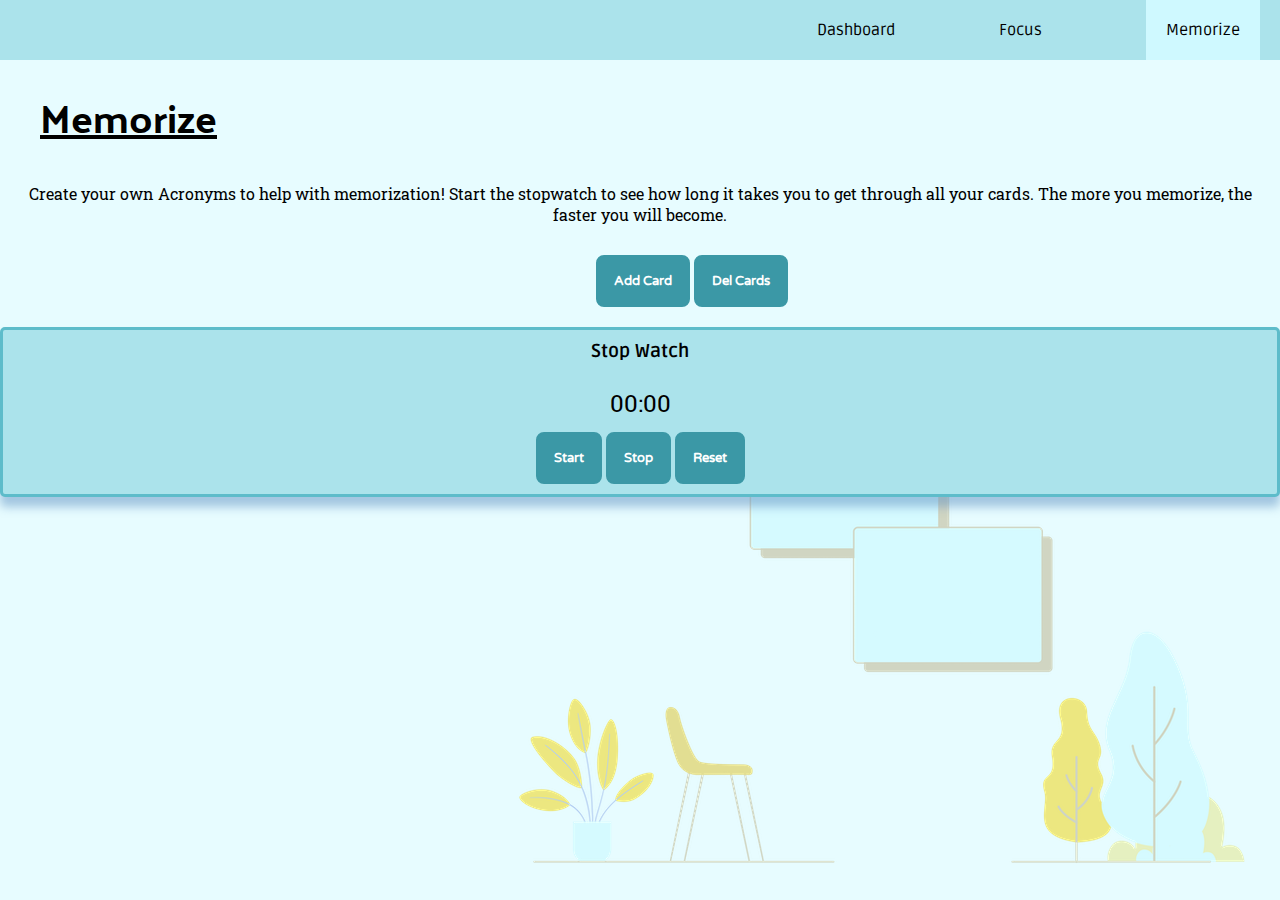
<file: flashcards.html>
<!DOCTYPE html>
<html lang="en">
<head>
  <meta charset="UTF-8">
  <meta name="viewport" content="width=device-width, initial-scale=1.0">
  <link rel="shortcut icon" type="image/png" href="flashcard.png" />
  <link rel="stylesheet" href="https://cdnjs.cloudflare.com/ajax/libs/font-awesome/6.1.1/css/all.min.css">
  <link rel="stylesheet" href="style.css">
  <title>Flashcards</title>
</head>
<body>
  
  <div class="container-flashcards">
    <nav>
        <ul>
            <li><a href="index.html">Dashboard</a></li>
            <li><a href="focus.html">Focus</a></li>
            <li><a class="current" href="flashcards.html">Memorize</a></li>
        </ul>
    </nav>
    <h1>Memorize</h1>
    <p>Create your own Acronyms to help with memorization! Start the stopwatch to see how long it takes you to get through all your cards. The more you memorize, the faster you will become.</p>
          <div class="newCards">
            <button id="show_card_box">Add Card</button>
            <button id="delete_cards">Del Cards</button>
          </div>

        <div class="stopwatch">
          <div class="stopwatch-title"> 
            <h3>Stop Watch</h3>
          </div>
          <div class="stopwatch-timer">
          <p id="time"><span id="second">00</span>:<span id="tens">00</span></p>
          </div>
    
          <div class="stopwatch-buttons">
            <button id="btn-start">Start</button>
            <button id="btn-stop">Stop</button>
            <button id="btn-reset">Reset</button>
          </div>
        </div>
    
    <section>
      <div class="container">
        <div id="create_card">
          <h2>Create Acronym</h2>
          <label for="acronym">Acronym</label>
          <textarea id="acronym" maxlength="280"></textarea>
          <label for="answer" maxlength="280">Answer</label>
          <br>
          <textarea id="answer"></textarea>
          <div>
            <button id="save_card">Save</button> 
            <button id="close_card_box">Close</button>
          </div>
        </div>
      </div>
    </section>

    <section>
      <div class="container">
        <div id="flashcards"></div>
      </div>
    </section>

  </div>
  
  <script src="stopwatch.js"></script>
  <script src="flashcards.js"></script>
</body>
</html>
</file>
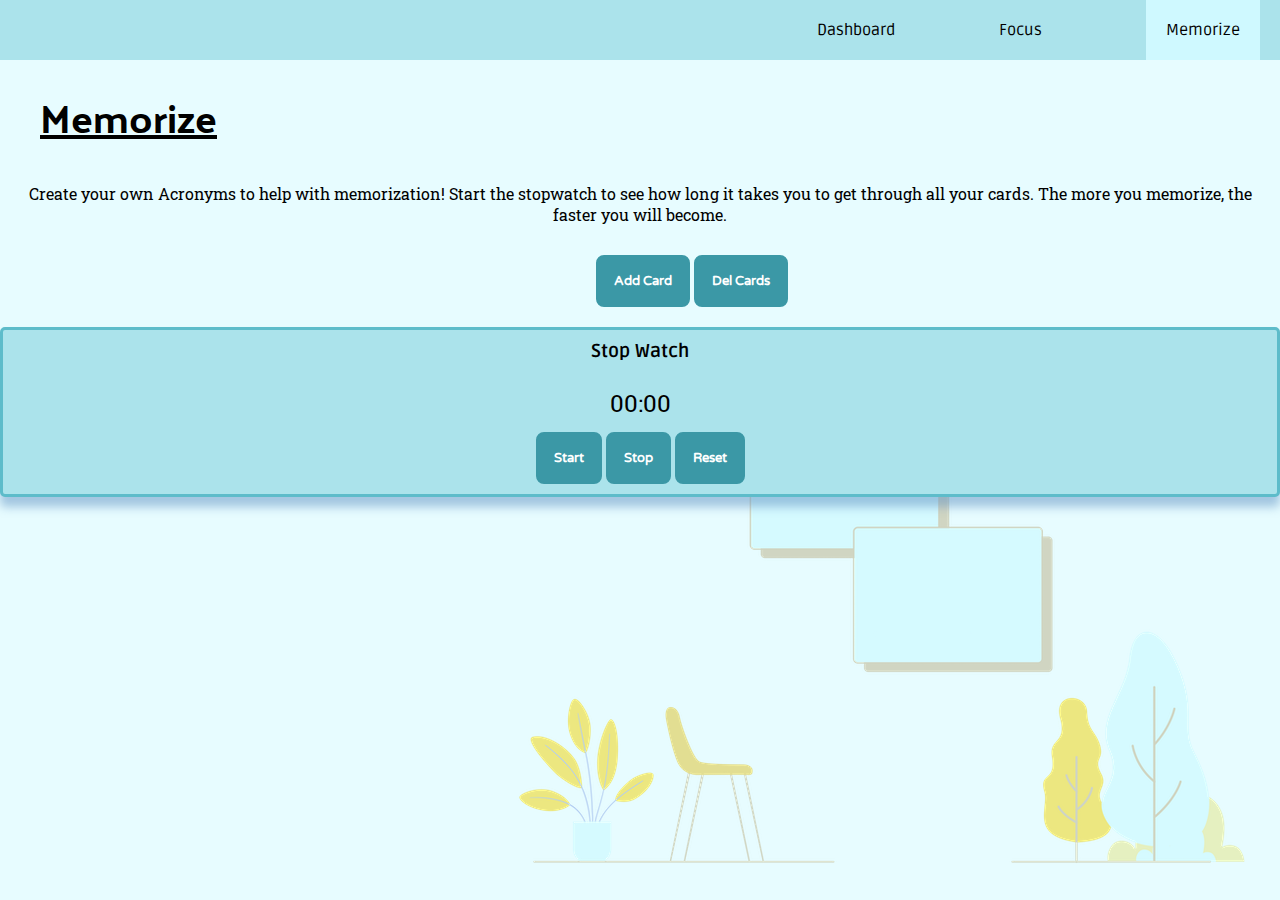
<file: memorize.html>
<!DOCTYPE html>
<html lang="en">
<head>
  <meta charset="UTF-8">
  <meta name="viewport" content="width=device-width, initial-scale=1.0">
  <link rel="shortcut icon" type="image/png" href="flashcard.png" />
  <link rel="stylesheet" href="https://cdnjs.cloudflare.com/ajax/libs/font-awesome/6.1.1/css/all.min.css">
  <link rel="icon" type="image/x-icon" href="/images/favicon.ico">
  <link rel="stylesheet" href="style.css">
  <title>Flashcards</title>
</head>
<body>
  
  <div class="container-flashcards">
    <nav>
        <ul>
            <li><a href="index.html">Dashboard</a></li>
            <li><a href="focus.html">Focus</a></li>
            <li><a class="current" href="memorize.html">Memorize</a></li>
        </ul>
    </nav>
    <h1>Memorize</h1>
    <p>Create your own Acronyms to help with memorization! Start the stopwatch to see how long it takes you to get through all your cards. The more you memorize, the faster you will become.</p>
          <div class="newCards">
            <button id="show_card_box">Add Card</button>
            <button id="delete_cards">Del Cards</button>
          </div>

        <div class="stopwatch">
          <div class="stopwatch-title"> 
            <h3>Stop Watch</h3>
          </div>
          <div class="stopwatch-timer">
          <p id="time"><span id="second">00</span>:<span id="tens">00</span></p>
          </div>
    
          <div class="stopwatch-buttons">
            <button id="btn-start">Start</button>
            <button id="btn-stop">Stop</button>
            <button id="btn-reset">Reset</button>
          </div>
        </div>
    
    <section>
      <div class="container">
        <div id="create_card">
          <h2>Create Acronym</h2>
          <label for="acronym">Acronym</label>
          <textarea id="acronym" maxlength="280"></textarea>
          <label for="answer" maxlength="280">Answer</label>
          <br>
          <textarea id="answer"></textarea>
          <div>
            <button id="save_card">Save</button> 
            <button id="close_card_box">Close</button>
          </div>
        </div>
      </div>
    </section>

    <section>
      <div class="container">
        <div id="flashcards"></div>
      </div>
    </section>

  </div>
  
  <script src="stopwatch.js"></script>
  <script src="flashcards.js"></script>
</body>
</html>
</file>
<file: style.css>
@import url('https://fonts.googleapis.com/css2?family=Ruda&display=swap');
@import url('https://fonts.googleapis.com/css2?family=Roboto:ital,wght@1,100&display=swap');
@import url('https://fonts.googleapis.com/css2?family=Roboto+Slab:wght@500;700&display=swap');
@import url('https://fonts.googleapis.com/css2?family=Varela+Round&display=swap');
@import url('https://fonts.googleapis.com/css2?family=Palanquin:wght@600&display=swap');
*{
  margin: 0;
  padding: 0;
  box-sizing: border-box;
}

body {
  background-color: #fff;
  color: #000;
  font-family: 'Ruda', sans-serif;
  bottom: 0;
}

p {
  font-family: 'Roboto Slab', serif;
  font-size: 16px;

}

h1 {
  font-family: 'Palanquin', sans-serif;
  font-size: 2.5rem;
  margin-left: 20px;
  padding: 20px;
  text-decoration: underline;
}

nav {
  background-color: #ABE3EB;
  margin-left: 0;
  padding: 0;
  
}
nav ul {
    list-style-type: none;
    text-decoration: none;
    text-align: right;
    padding: 20px;
    word-spacing: 100px;
    font-family: 'Ruda', sans-serif;
  }

nav li {  
    display: inline;
    font-size: 16px;
    
  }

nav a {
  text-decoration: none;
  color: #000;
}

nav a:hover {
  text-decoration: underline;
  color: #F1C221;
}

nav .current {
  background-color: #CFF9FF;
  padding: 20px;
}




/*css for pomodoro */

.container-focus {
  background-color: #E7FCFF;
  height: 100%;
  height: 100vh;
  width: 100%;
  position: absolute;
  align-items: center;
  justify-content: center;
  background-image: url('clouds.png');
  background-repeat: no-repeat;
  background-attachment: fixed;
  background-position: bottom left;
}

.container-focus p {
  margin-left: 45px;
}

.focus-area {
  display: flex;
  justify-content: center;
  align-items: center;
  flex-direction: column;
  height: 80%;
  width: 100%;
  position: absolute;

}



.study-area {
  background-color: #ABE3EB;
  border: solid 1px #ABE3EB;
  border-radius: 15px;
  box-shadow: 0 20px 20px 0 rgba(95, 146, 195, 0.5);
  padding: 1.5rem;
  height: 40%;
}

button {
  font-family: 'Varela Round', sans-serif;
  font-weight: 900;
  padding: 1rem;
  border: 2px solid #3B98A6;
  background-color: #3B98A6;
  color: #fff;
  border-radius: 8px;
  cursor: pointer;
 
}
.timer {
  font-family: Arial, Helvetica, sans-serif;
  font-size: 3rem;
  top: 40%;
  left: 50%;
  padding: 20px;
}


/*styling for music play*/

/* background-image: linear-gradient(0deg, #ABE3EB 23%,  #1EBDD3  92% ); */

.music-container {
  background-color: #5DBCCA;
  border-radius: 15px;
  box-shadow: 0 20px 20px 0 rgba(95, 146, 195, 0.5);
  display: flex;
  padding: 20px 30px;
  position: relative;
  margin: 100px 0;
  z-index: 10;
}

.navigation {
  display: flex;
  align-items: center;
  justify-content: center;
  z-index: 1;
}

.action-btn {
  background-color: transparent;
  border: 0;
  color: #2C2D2D;
  font-size: 20px;
  cursor: pointer;
  padding: 10px;
  margin: 0 20px;
}

.action-btn-big {
  color: #000;
  font-size: 30px;
}

.music-info {
  background-color: #BADCE1;
  border-radius: 15px 15px 0 0;
  position: absolute;
  top: 0px;
  left: 10px;
  width: calc(100% - 40px);
  opacity: 0;
  transform: translateY(0%);
  padding: 10px 10px 10px 100px;
  transition: transform 0.3s ease-in opacity 0.3s ease-in;
}

.music-container.play .music-info {
  opacity: 1;
  transform: translateY(-100%);
}

.music-info h4 {
  margin: 0;
}

.progress-container {
  background: #fff;
  border-radius: 5px;
  cursor: pointer;
  margin: 10px 0;
  height: 4px;
  width: 100%;
}

.progress {
  background-color: #000;
  border-radius: 5px;
  height: 100%;
  width: 0%;
  transition: width 0.1s linear;
}



/*Dashboard page css*/

.index-container {
  background-color: #E7FCFF;
  height: 100%;
  height: 100vh;
  width: 100%;
  background-image: url('dashboard.png');
  background-repeat: no-repeat;
  background-attachment: fixed;
  background-position: top right;
}

.content-index {
  margin-left: 20px;;
}

.content-index p {
  margin-top: 20px;
  padding-left: 20px;
}

.manager-area {
  border-radius: 10px;
  margin-top: 25%;
  padding: 20px;
  width: 50%;
  height: 10%;
  display: inline;
  justify-content: space-between;
  overflow: hidden;

}

.manager-area input {
  padding: 10px;
  border-radius: 10px;
  width: 100%;
  border: 2px solid #5DBCCA;
  font-size: 1rem;
}

.manager-area h4 {
  padding: 5px;
  margin-right: 10px;
  font-size: 10px;
  text-decoration: underline;
  margin-top: 1%;
}


.table-area {
  padding: 10px;
}

.strike {
  text-decoration: line-through;
}

td {
  border: 1px solid #5DBCCA;
  padding: 5px;
}

table {
  border: 3px solid #5DBCCA;
  border-radius: 5px;
  width: 10%;
  box-shadow: 0 10px 10px 0 rgba(95, 146, 195, 0.5);
}

#addBtn {
  padding: 10px 30px;
  font-size: 20px;
  font-weight: 900;

}

/*flashcards css*/

.container-flashcards {
  background-color: #E7FCFF;
  width: 100%;
  height: 100vh;
  background-image: url('flashcards.png');
  background-repeat: no-repeat;
  background-attachment: fixed;
  background-position: bottom right;
}

.container-flashcards p {
  padding: 10px;
  text-align: center;
}



#create_card{
  display: none;
  width: 370px;
  margin:auto;
  padding: 20px;
  margin-top: 10px;
  background: #ABE3EB;
  border: 3px solid #5DBCCA;
  border-radius: 5px;
  box-shadow: 0 10px 10px 0 rgba(95, 146, 195, 0.5);
}

#create_card h2{
  color: black;
  text-align: center;
}

.newCards {
  padding: 20px;
  margin-left: 45%;
}

#create_card textarea{
  width: 100%;
  border-radius: 5px;
  font-family: inherit;
  border: 1px solid lightgray;
  resize: none;
}

#create_card button{width: fit-content;}

#flashcards{
  display: flex;
  justify-content: center;
  align-items: center;
  flex-wrap: wrap;
  width: 100%;
  margin: auto;
  margin-top: 10px;
  padding: 0px 10px;
}

.flashcard{
  width: 370px;
  height: 200px;
  word-wrap: break-word;
  margin: 10px; 
  background: #ABE3EB;
  cursor: pointer;
  position: relative;
}

.flashcard h2{font-size: 1rem;}

.fa-minus{
  top: 3%;
  right: 2%;
  position: absolute;
  color: #1a1a1a;
  transition: 0.3s ease-out;
}

.fa-minus:hover{color: #5DBCCA;}

.stopwatch {
  background: #ABE3EB;
  border: 3px solid #5DBCCA;
  border-radius: 5px;
  box-shadow: 0 10px 10px 0 rgba(95, 146, 195, 0.5);
  display: flex;
  justify-content: space-between ;
  flex-direction: column;
  align-items: center;
  width: 100%;
  height: 170px;
  margin: auto;
  padding-bottom: 10px;
}


.stopwatch #time {
  font-size: 1.5rem;

}
.stopwatch h3 {
  text-align: center;
  padding: 10px;
}

@media(max-width:1280px){
  .container{width: 100%;}
  .container-flashcards {width: 100%;};
  .container-focus{width: 100%;};
  .content-index{width: 100%;};
}

@media(max-width:768px){
  .flashcard{margin: auto;}
  .manager-area{margin:auto;}

  .flashcard{
    margin-top: 10px;
    margin-bottom: 10px;
  }
}

@media(max-width:480px){
  #header{
    padding: 20px;
    gap: 10px;
    flex-direction: column;
    align-items: center;
  }

  #create_card{width: 95%;};

  .flashcard{width: 100%;};
  .stopwatch{width: 100%;};
  .manager-area{width: 100%}

}
</file>
